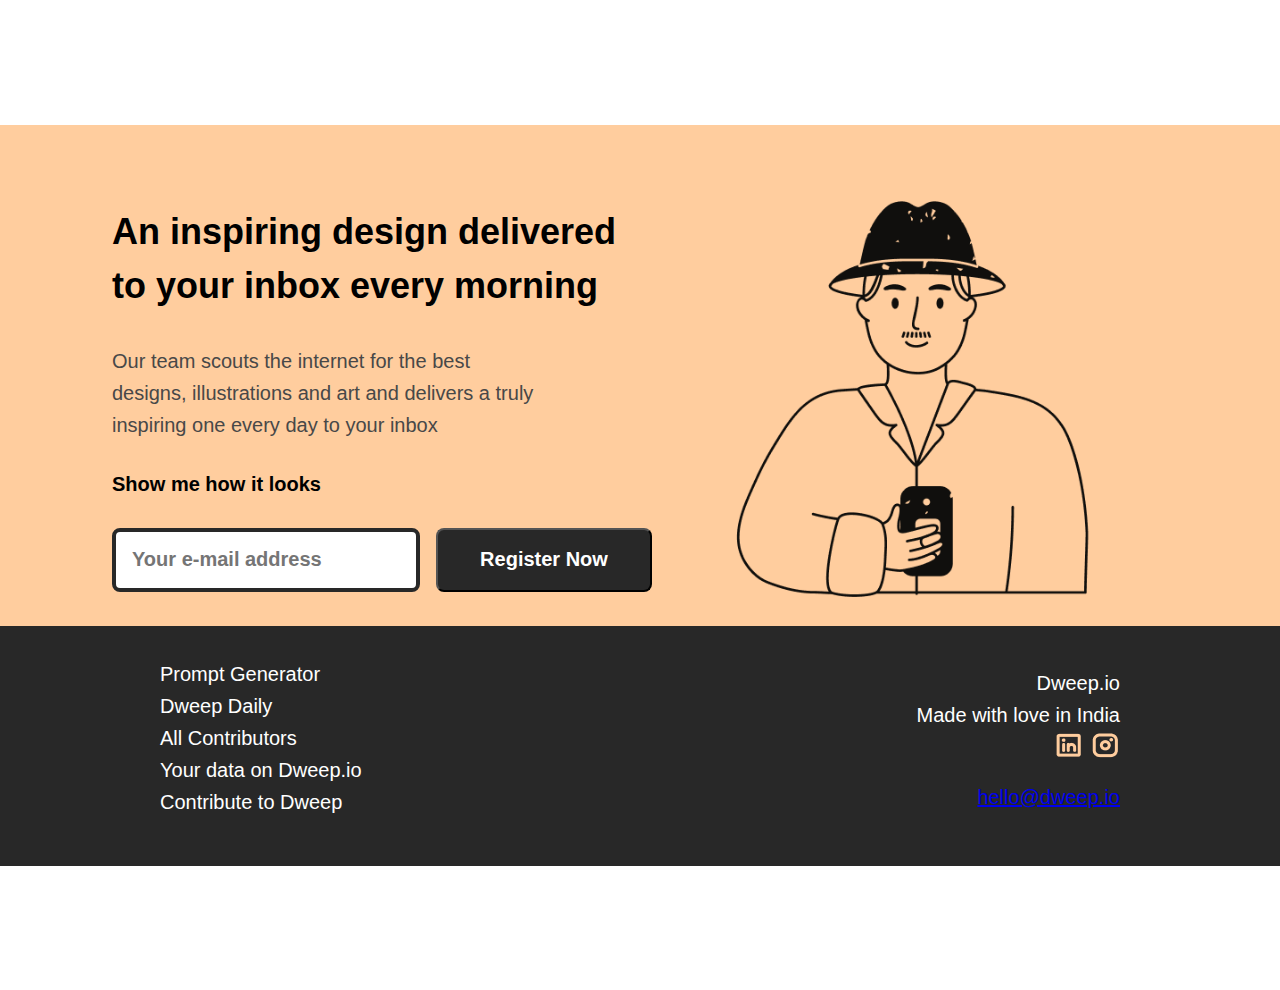
<file: Micro_Project 1/check1.html>
<!DOCTYPE html>
<html lang="en">
  <head>
    <meta charset="UTF-8" />
    <meta name="viewport" content="width=device-width, initial-scale=1.0" />  
    <link rel="stylesheet" href="assignment1.css" />
    <link rel="icon" href="Imagec/favi.png" type="image/icon type" />
   
    <title>Micro Project 1</title>
  </head>
  <body>
   
    <div id="project_wrapper">
      
        <main class="textsetting">
        
          <section class="top">
          
          
          <div id="uls">
            <h1>An inspiring design delivered to your inbox every morning</h1>
            
            <article>
              <p id="para">
                Our team scouts the internet for the best designs, illustrations
                and art and delivers a truly inspiring one every day to your
                inbox
              </p>
              <a class="font-md font-w-xl">Show me how it looks</a>
            </article>
            
            <div id="form">
              <input type="text" id="email" placeholder="Your e-mail address" />
              <button>Register Now</button>
            </div>
            
            <p id="Ulastp">Free - No Spam - No Data Sharing</p>
          </div>
          
          
          <div id="mrs">
            <img src="Imagec/man.png" alt="man_pic_holding_phone" />
          </div>
        </section>
      </main>
      
      
      <footer>
        <div class="ls">
          <ul class="font-md">
            <li>Prompt Generator</li>
            <li>Dweep Daily</li>
            <li>All Contributors</li>
            <li>Your data on Dweep.io</li>
            <li>Contribute to Dweep</li>
          </ul>
        </div>
        <div class="rs">
          <ul>
            <li>Dweep.io</li>
            <li>Made with love in India</li>
            <li>
              <img src="Imagec/LinkedinLogo.png" alt="linked_logo" />
              <img src="Imagec/InstagramLogo.png" alt="insta_logo" />
            </li>
          </ul>
          <br>
          <a href="mailto:hello@dewwp.io" >hello@dweep.io</a>
        </div>
      </footer>
   
    </div>
  </body>
</html>
</file>
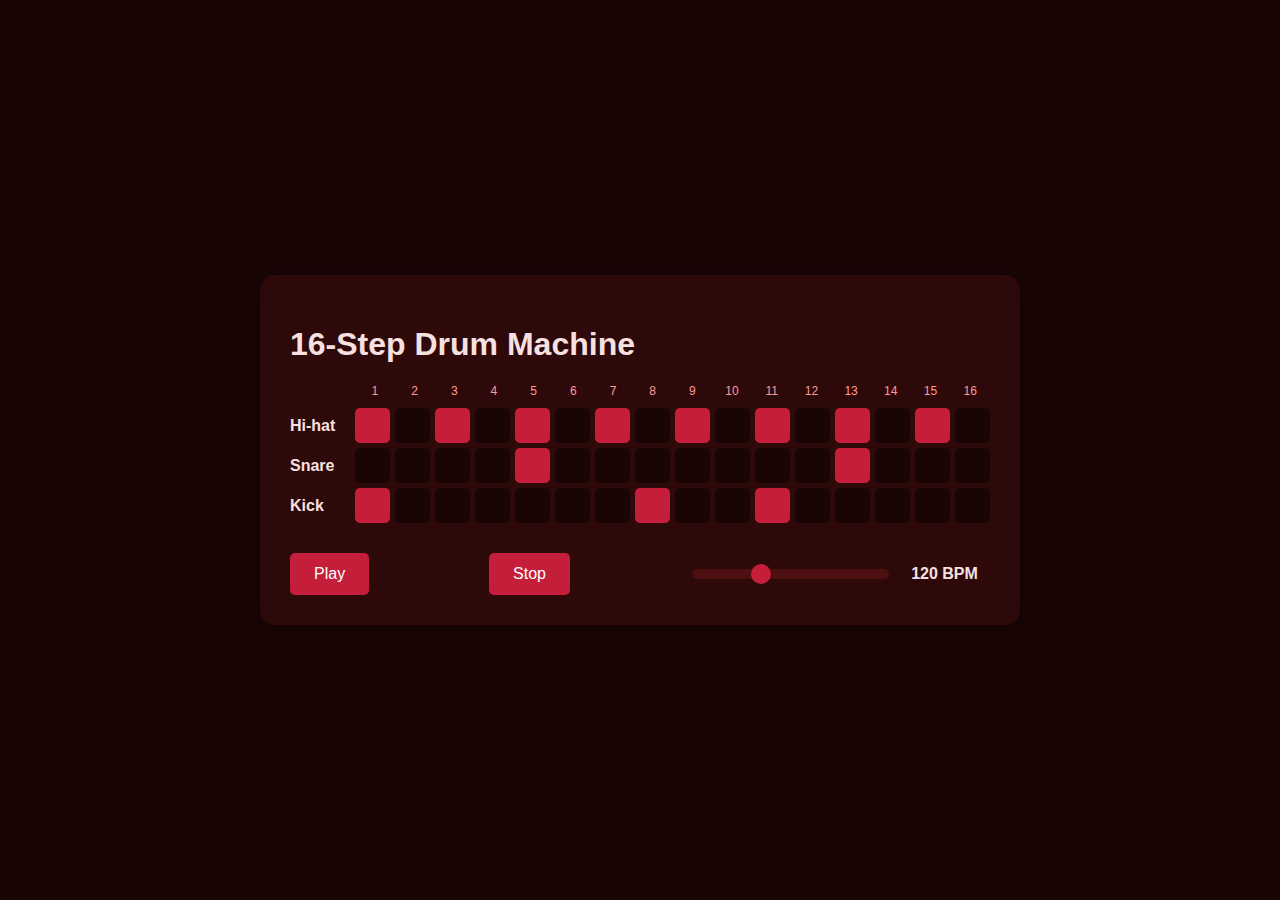
<file: Practice_examples/Drummachine.html>
<!DOCTYPE html>
<html lang="en">
<head>
    <meta charset="UTF-8">
    <meta name="viewport" content="width=device-width, initial-scale=1.0">
    <title>16-Step Drum Machine</title>
    <style>
        body {
            font-family: 'Arial', sans-serif;
            display: flex;
            justify-content: center;
            align-items: center;
            height: 100vh;
            margin: 0;
            background-color: #1a0505;
            color: #f8e0e0;
        }
        .drum-machine {
            background-color: #2d0909;
            padding: 30px;
            border-radius: 15px;
            box-shadow: 0 0 20px rgba(0, 0, 0, 0.3);
        }
        .grid {
            display: grid;
            grid-template-columns: 60px repeat(16, 35px);
            gap: 5px;
            align-items: center;
        }
        .beat-indicator {
            grid-column: 2 / span 16;
            display: grid;
            grid-template-columns: repeat(16, 1fr);
            margin-bottom: 5px;
        }
        .beat-number {
            text-align: center;
            font-size: 12px;
            color: #ff9999;
        }
        .row {
            display: contents;
        }
        .label {
            color: #f8e0e0;
            font-weight: bold;
        }
        .cell {
            width: 35px;
            height: 35px;
            background-color: #1a0505;
            cursor: pointer;
            border-radius: 5px;
            transition: background-color 0.2s;
        }
        .cell.active {
            background-color: #c41e3a;
        }
        .cell.current {
            border: 2px solid #ff6b6b;
        }
        .controls {
            display: flex;
            justify-content: space-between;
            align-items: center;
            margin-top: 30px;
        }
        button {
            padding: 12px 24px;
            font-size: 16px;
            cursor: pointer;
            background-color: #c41e3a;
            color: white;
            border: none;
            border-radius: 5px;
            transition: background-color 0.2s;
        }
        button:hover {
            background-color: #a51a2f;
        }
        button:active {
            background-color: #8b0000;
        }
        .tempo-control {
            display: flex;
            align-items: center;
            width: 300px;
        }
        #tempoValue {
            margin-left: 20px;
            font-weight: bold;
            width: 80px;
        }
        input[type="range"] {
            -webkit-appearance: none;
            width: 200px;
            height: 10px;
            border-radius: 5px;
            background: #4d0f0f;
            outline: none;
        }
        input[type="range"]::-webkit-slider-thumb {
            -webkit-appearance: none;
            appearance: none;
            width: 20px;
            height: 20px;
            border-radius: 50%;
            background: #c41e3a;
            cursor: pointer;
            transition: background 0.15s ease-in-out;
        }
        input[type="range"]::-moz-range-thumb {
            width: 20px;
            height: 20px;
            border: 0;
            border-radius: 50%;
            background: #c41e3a;
            cursor: pointer;
            transition: background 0.15s ease-in-out;
        }
        input[type="range"]::-webkit-slider-thumb:hover {
            background: #ff4d4d;
        }
        input[type="range"]::-moz-range-thumb:hover {
            background: #ff4d4d;
        }
    </style>
</head>
<body>
    <div class="drum-machine">
        <h1>16-Step Drum Machine</h1>
        <div class="grid">
            <div class="beat-indicator">
                <div class="beat-number">1</div>
                <div class="beat-number">2</div>
                <div class="beat-number">3</div>
                <div class="beat-number">4</div>
                <div class="beat-number">5</div>
                <div class="beat-number">6</div>
                <div class="beat-number">7</div>
                <div class="beat-number">8</div>
                <div class="beat-number">9</div>
                <div class="beat-number">10</div>
                <div class="beat-number">11</div>
                <div class="beat-number">12</div>
                <div class="beat-number">13</div>
                <div class="beat-number">14</div>
                <div class="beat-number">15</div>
                <div class="beat-number">16</div>
            </div>
            <div class="row">
                <div class="label">Hi-hat</div>
                <div class="cell active" data-sound="hihat"></div>
                <div class="cell" data-sound="hihat"></div>
                <div class="cell active" data-sound="hihat"></div>
                <div class="cell" data-sound="hihat"></div>
                <div class="cell active" data-sound="hihat"></div>
                <div class="cell" data-sound="hihat"></div>
                <div class="cell active" data-sound="hihat"></div>
                <div class="cell" data-sound="hihat"></div>
                <div class="cell active" data-sound="hihat"></div>
                <div class="cell" data-sound="hihat"></div>
                <div class="cell active" data-sound="hihat"></div>
                <div class="cell" data-sound="hihat"></div>
                <div class="cell active" data-sound="hihat"></div>
                <div class="cell" data-sound="hihat"></div>
                <div class="cell active" data-sound="hihat"></div>
                <div class="cell" data-sound="hihat"></div>
            </div>
            <div class="row">
                <div class="label">Snare</div>
                <div class="cell" data-sound="snare"></div>
                <div class="cell" data-sound="snare"></div>
                <div class="cell" data-sound="snare"></div>
                <div class="cell" data-sound="snare"></div>
                <div class="cell active" data-sound="snare"></div>
                <div class="cell" data-sound="snare"></div>
                <div class="cell" data-sound="snare"></div>
                <div class="cell" data-sound="snare"></div>
                <div class="cell" data-sound="snare"></div>
                <div class="cell" data-sound="snare"></div>
                <div class="cell" data-sound="snare"></div>
                <div class="cell" data-sound="snare"></div>
                <div class="cell active" data-sound="snare"></div>
                <div class="cell" data-sound="snare"></div>
                <div class="cell" data-sound="snare"></div>
                <div class="cell" data-sound="snare"></div>
            </div>
            <div class="row">
                <div class="label">Kick</div>
                <div class="cell active" data-sound="kick"></div>
                <div class="cell" data-sound="kick"></div>
                <div class="cell" data-sound="kick"></div>
                <div class="cell" data-sound="kick"></div>
                <div class="cell" data-sound="kick"></div>
                <div class="cell" data-sound="kick"></div>
                <div class="cell" data-sound="kick"></div>
                <div class="cell active" data-sound="kick"></div>
                <div class="cell" data-sound="kick"></div>
                <div class="cell" data-sound="kick"></div>
                <div class="cell active" data-sound="kick"></div>
                <div class="cell" data-sound="kick"></div>
                <div class="cell" data-sound="kick"></div>
                <div class="cell" data-sound="kick"></div>
                <div class="cell" data-sound="kick"></div>
                <div class="cell" data-sound="kick"></div>
            </div>
        </div>
        <div class="controls">
            <button id="play">Play</button>
            <button id="stop">Stop</button>
            <div class="tempo-control">
                <input type="range" id="tempo" min="60" max="240" value="120">
                <span id="tempoValue">120 BPM</span>
            </div>
        </div>
    </div>

    <script>
        // The JavaScript code remains the same as in the previous version
        const audioContext = new (window.AudioContext || window.webkitAudioContext)();
        let isPlaying = false;
        let currentStep = 0;
        let intervalId;

        const cells = document.querySelectorAll('.cell');
        const playButton = document.getElementById('play');
        const stopButton = document.getElementById('stop');
        const tempoSlider = document.getElementById('tempo');
        const tempoValue = document.getElementById('tempoValue');

        cells.forEach(cell => {
            cell.addEventListener('click', () => {
                cell.classList.toggle('active');
            });
        });

        playButton.addEventListener('click', startSequencer);
        stopButton.addEventListener('click', stopSequencer);
        tempoSlider.addEventListener('input', updateTempo);

        function startSequencer() {
            if (isPlaying) return;
            isPlaying = true;
            currentStep = 0;
            audioContext.resume().then(() => {
                scheduleNextStep();
            });
        }

        function stopSequencer() {
            isPlaying = false;
            clearTimeout(intervalId);
            currentStep = 0;
            cells.forEach(cell => cell.classList.remove('current'));
        }

        function scheduleNextStep() {
            const tempo = tempoSlider.value;
            const secondsPerBeat = 60 / tempo;
            const secondsPerStep = secondsPerBeat / 4;

            playStep();
            currentStep = (currentStep + 1) % 16;

            if (isPlaying) {
                intervalId = setTimeout(scheduleNextStep, secondsPerStep * 1000);
            }
        }

        function playStep() {
            cells.forEach((cell, index) => {
                cell.classList.toggle('current', index % 16 === currentStep);
                if (index % 16 === currentStep && cell.classList.contains('active')) {
                    playSound(cell.dataset.sound);
                }
            });
        }

        function playSound(sound) {
            const startTime = audioContext.currentTime;

            switch (sound) {
                case 'hihat':
                    playHiHat(startTime);
                    break;
                case 'snare':
                    playSnare(startTime);
                    break;
                case 'kick':
                    playKick(startTime);
                    break;
            }
        }

        function playHiHat(startTime) {
            const fundamental = 400;
            const ratios = [2, 3, 4.16, 5.43, 6.79, 8.21];
            
            const bandpass = audioContext.createBiquadFilter();
            bandpass.type = 'bandpass';
            bandpass.frequency.setValueAtTime(10000, startTime);

            const highpass = audioContext.createBiquadFilter();
            highpass.type = 'highpass';
            highpass.frequency.setValueAtTime(7000, startTime);

            ratios.forEach(ratio => {
                const osc = audioContext.createOscillator();
                osc.type = 'square';
                osc.frequency.setValueAtTime(fundamental * ratio, startTime);

                const gainNode = audioContext.createGain();
                gainNode.gain.setValueAtTime(0.3 / ratios.length, startTime);
                gainNode.gain.exponentialRampToValueAtTime(0.01, startTime + 0.05);

                osc.connect(gainNode);
                gainNode.connect(bandpass);
                bandpass.connect(highpass);
                highpass.connect(audioContext.destination);

                osc.start(startTime);
                osc.stop(startTime + 0.05);
            });
        }

        function playSnare(startTime) {
            // Noise component
            const bufferSize = audioContext.sampleRate * 0.1;
            const buffer = audioContext.createBuffer(1, bufferSize, audioContext.sampleRate);
            const output = buffer.getChannelData(0);
            for (let i = 0; i < bufferSize; i++) {
                output[i] = Math.random() * 2 - 1;
            }

            const noise = audioContext.createBufferSource();
            noise.buffer = buffer;

            const noiseFilter = audioContext.createBiquadFilter();
            noiseFilter.type = 'highpass';
            noiseFilter.frequency.setValueAtTime(1000, startTime);

            const noiseEnvelope = audioContext.createGain();
            noiseEnvelope.gain.setValueAtTime(1, startTime);
            noiseEnvelope.gain.exponentialRampToValueAtTime(0.01, startTime + 0.2);

            noise.connect(noiseFilter);
            noiseFilter.connect(noiseEnvelope);
            noiseEnvelope.connect(audioContext.destination);

            noise.start(startTime);

            // Tonal component
            const osc = audioContext.createOscillator();
            osc.type = 'triangle';
            osc.frequency.setValueAtTime(180, startTime);

            const tonalEnvelope = audioContext.createGain();
            tonalEnvelope.gain.setValueAtTime(0.5, startTime);
            tonalEnvelope.gain.exponentialRampToValueAtTime(0.01, startTime + 0.1);

            osc.connect(tonalEnvelope);
            tonalEnvelope.connect(audioContext.destination);

            osc.start(startTime);
            osc.stop(startTime + 0.2);
        }

        function playKick(startTime) {
            const osc = audioContext.createOscillator();
            const gainNode = audioContext.createGain();

            osc.connect(gainNode);
            gainNode.connect(audioContext.destination);

            osc.frequency.setValueAtTime(150, startTime);
            osc.frequency.exponentialRampToValueAtTime(0.01, startTime + 0.5);

            gainNode.gain.setValueAtTime(1, startTime);
            gainNode.gain.exponentialRampToValueAtTime(0.01, startTime + 0.5);

            osc.start(startTime);
            osc.stop(startTime + 0.5);
        }

        function updateTempo() {
            tempoValue.textContent = `${tempoSlider.value} BPM`;
        }
    </script>
</body>
</html>
</file>
<file: Micro_Project 1/assignment1.css>
* {
    margin: 0;
    padding: 0;
    box-sizing: border-box;
  }
  
  :root {
    /* colors */
    --tblack: #282828;
    --twhite: #ffffff;
    --tgray: #484848;
  
    /* font weights */
    --font-weight-normal: 400;
    --font-weight-medium: 500;
    --font-weight-bold: 700;
    --font-weight-extra-bold: 800;
  
    /* Font Size */
    --fontSize-sm: 16px;
    --fontSize-md: 20px;
    --fontSize-l: 36px;
  } 
  
  /* SPECIAL CLASSES */
  .textsetting {
    padding: 1rem 7rem 1rem 7rem;
   background-color: #ffcd9e;
    max-width: 1440px;
  }
  
  body {
    max-width: 2500px;
    min-height: 110dvh;
    display: flex;
    justify-content: center;
    align-items: center;
    font-family: "Inter", sans-serif;
  }
  #project_wrapper {
    display: flex;
    flex-direction: column;
    box-sizing: border-box;
  }
  
  .top {
    display: flex;
    justify-content: space-between;
  }
  #uls {
    display: flex;
    flex-direction: column;
    gap: 2rem;
    padding-top: 4rem;
    padding-bottom: 1rem;
  }
  #uls h1 {
    font-size: 36px;
    line-height: 54px;
    color: var(--tblack--);
    font-size: var(--fontSize-l);
  }
  article {
    display: flex;
    flex-direction: column;
    gap: 2rem;
  }
  article a {
    font-size: 20px;
    font-weight: var(--font-weight-extra-bold);
  }
  #para {
    font-size: var(--fontSize-md);
    line-height: 32px;
    font-weight: var(--font-weight-medium);
    color: var(--tgray);
    width: 80%;
  }
  #form {
    display: flex;
    gap: 1rem;
  }
  input {
    display: inline-block;
    height: 64px;
    font-size: var(--fontSize-md);
    max-width: 344px;
    border: 4px solid var(--tblack);
    padding: 1rem;
    border-radius: 8px;
    font-weight: var(--font-weight-bold);
  }
  button {
    display: inline-block;
    height: 64px;
    width: 216px;
    font-size: var(--fontSize-md);
    background-color: var(--tblack);
    border-radius: 8px;
    color: var(--twhite);
    font-weight: var(--font-weight-bold);
    outline: none;
    cursor: pointer;
  }
  #Ulastp {
    text-align: left;
    font-size: var(--fontSize-sm);
    color: var(--twhite);
    font-weight: var(--font-weight-medium);
    margin-left: 2rem;
  }
  .top #mrs {
    display: flex;
    justify-content: center;
    align-items: center;
    width: 100%;
  }
  .top #mrs img {
    width: 100%;
  }
  
  footer {
    display: flex;
    align-items: center;
    justify-content: space-between;
    background-color: var(--tblack);
    padding: 2rem 10rem 3rem 10rem;
    color: var(--twhite);
    margin-top: -3rem;
  }
  footer .rs ul li {
    text-align: right;
  }
  footer .rs a {
    float: right;
    font-size: var(--fontSize-md);
    font-weight: 400;
  }
  ul li {
    list-style: none;
    line-height: 32px;
    font-size: var(--fontSize-md);
    font-weight: 400;
  }
</file>
